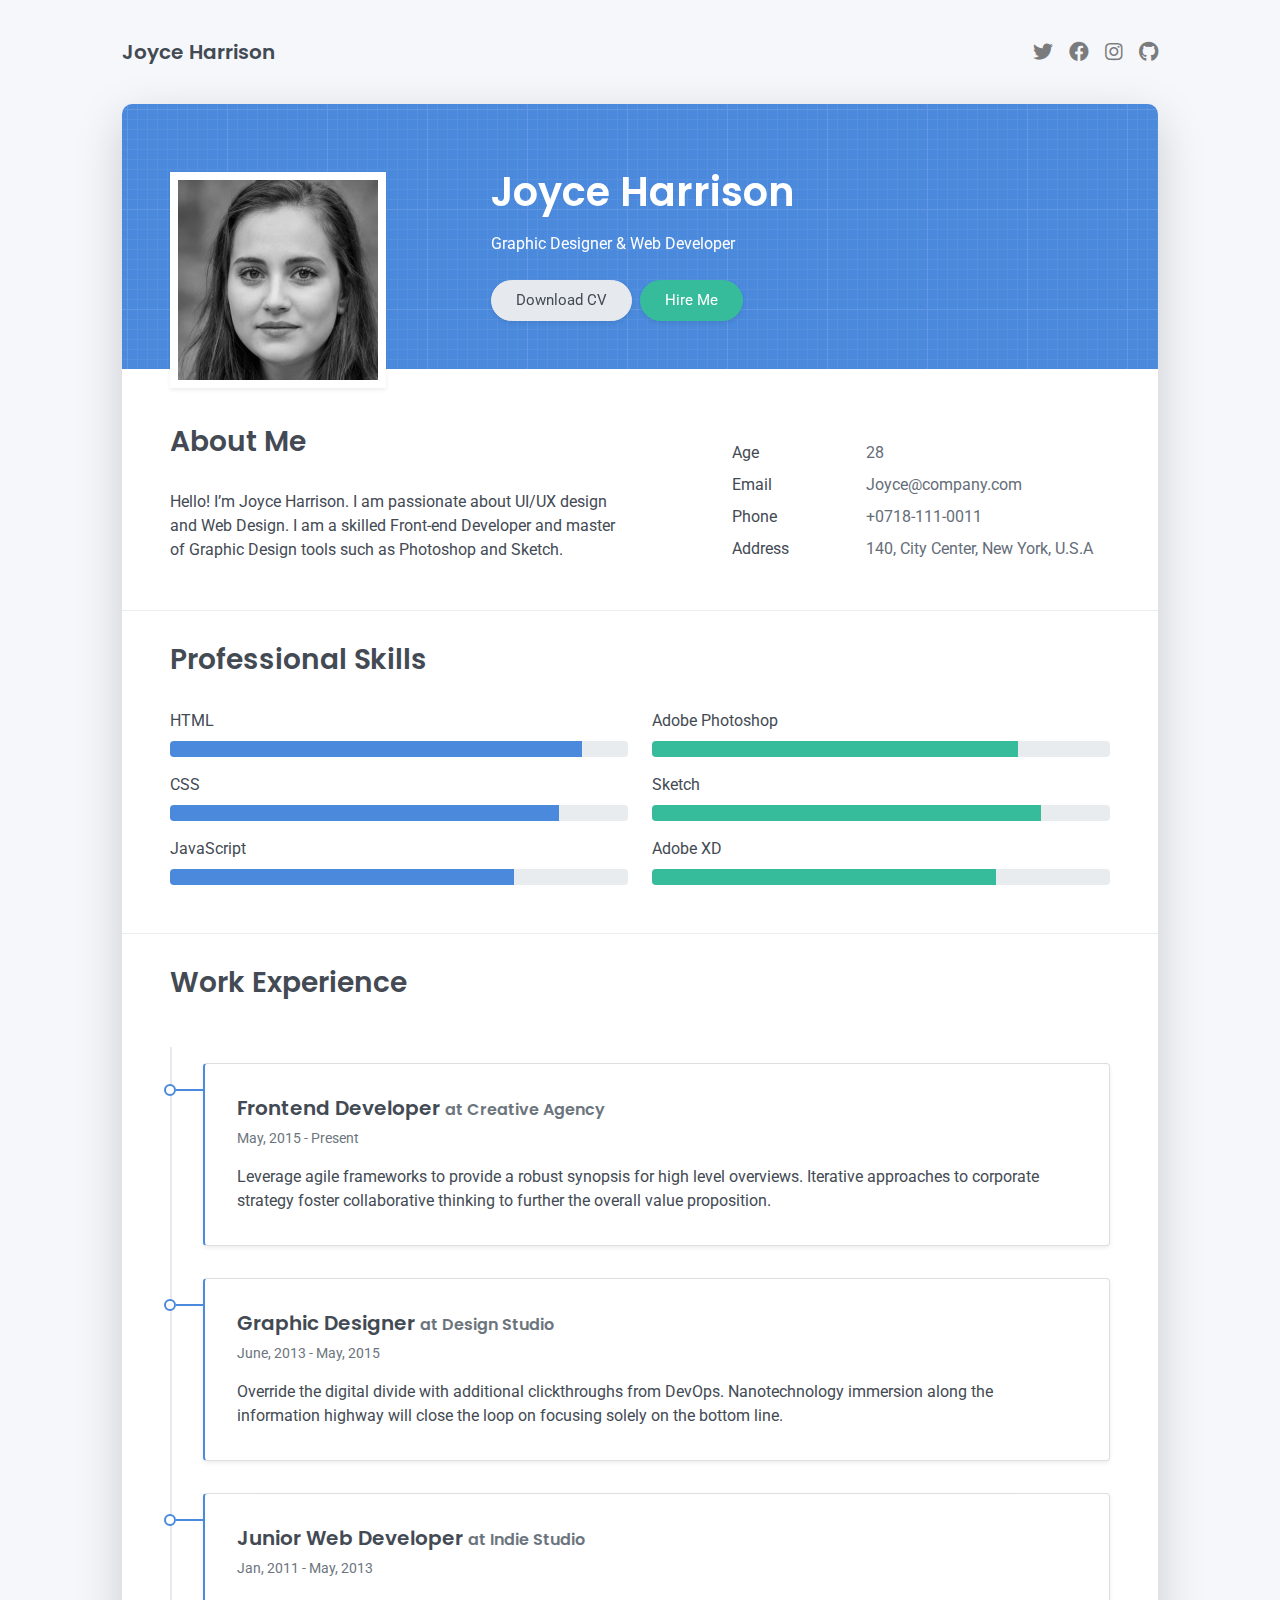
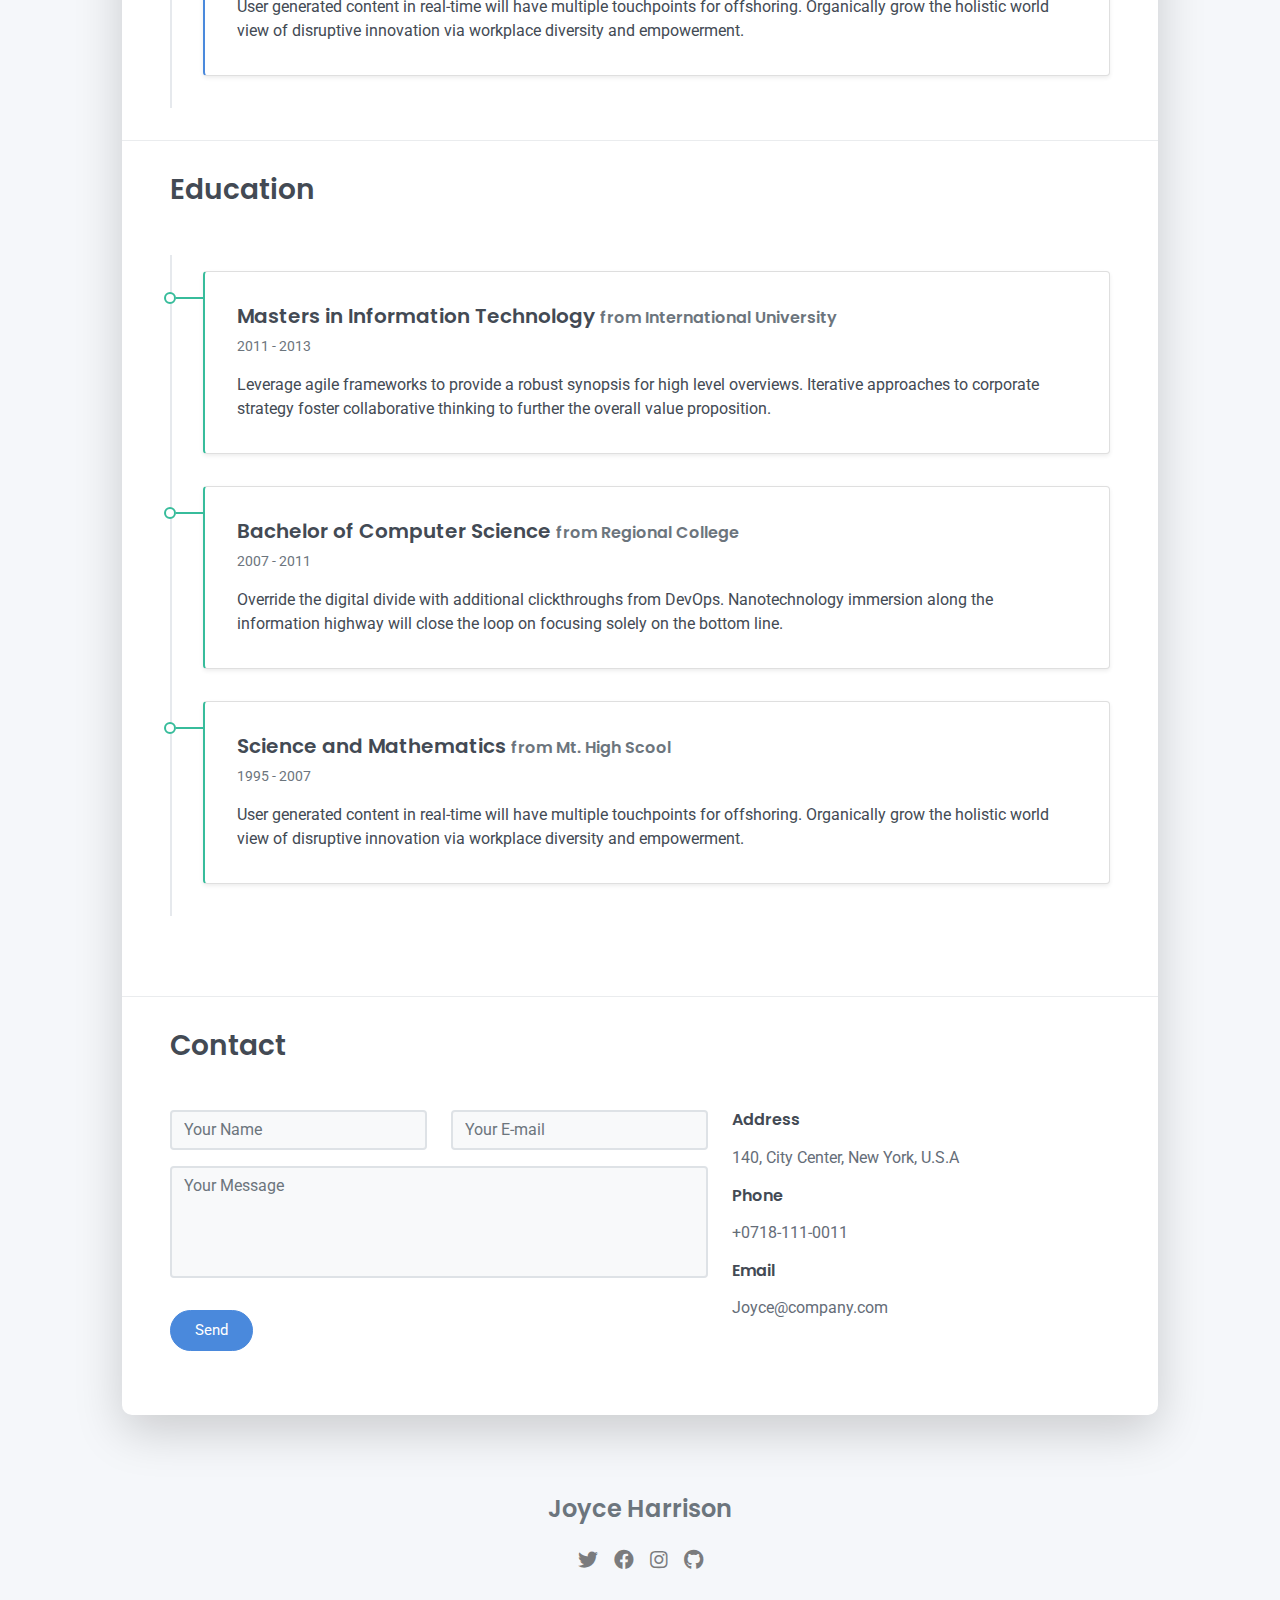
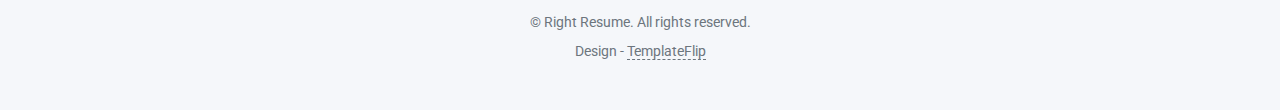
<file: templates/right-resume/index.html>
<!DOCTYPE html>
<html lang="en-US">
  <head>
    <meta charset="UTF-8">
    <meta http-equiv="X-UA-Compatible" content="IE=edge">
    <meta name="viewport" content="width=device-width, initial-scale=1">
    <title>Right Resume</title>
    <link rel="preconnect" href="https://fonts.gstatic.com" crossorigin="crossorigin"/>
    <link rel="preload" as="style" href="https://fonts.googleapis.com/css2?family=Poppins:wght@600&amp;family=Roboto:wght@300;400;500;700&amp;display=swap"/>
    <link rel="stylesheet" href="https://fonts.googleapis.com/css2?family=Poppins:wght@600&amp;family=Roboto:wght@300;400;500;700&amp;display=swap" media="print" onload="this.media='all'"/>
    <noscript>
      <link rel="stylesheet" href="https://fonts.googleapis.com/css2?family=Poppins:wght@600&amp;family=Roboto:wght@300;400;500;700&amp;display=swap"/>
    </noscript>
    <link media="all" href="css/font-awesome/css/all.min.css?ver=1.2.0" rel="stylesheet">
    <link media="all" href="css/bootstrap.min.css?ver=1.2.0" rel="stylesheet">
    <link href="css/aos.css?ver=1.2.0" rel="stylesheet">
    <link href="css/main.css?ver=1.2.0" rel="stylesheet">
    <noscript>
      <style type="text/css">
        [data-aos] {
            opacity: 1 !important;
            transform: translate(0) scale(1) !important;
        }
      </style>
    </noscript>
  </head>
  <body id="top">
    <header class="d-print-none">
      <div class="container text-center text-lg-left">
        <div class="py-3 clearfix">
          <h1 class="site-title mb-0">Joyce Harrison</h1>
          <div class="site-nav">
            <nav role="navigation">
              <ul class="nav justify-content-center">
                <li class="nav-item"><a class="nav-link" href="https://twitter.com/templateflip" title="Twitter"><i class="fab fa-twitter"></i><span class="menu-title sr-only">Twitter</span></a>
                </li>
                <li class="nav-item"><a class="nav-link" href="https://www.facebook.com/templateflip" title="Facebook"><i class="fab fa-facebook"></i><span class="menu-title sr-only">Facebook</span></a>
                </li>
                <li class="nav-item"><a class="nav-link" href="https://www.instagram.com/templateflip" title="Instagram"><i class="fab fa-instagram"></i><span class="menu-title sr-only">Instagram</span></a>
                </li>
                <li class="nav-item"><a class="nav-link" href="https://github.com/templateflip" title="Github"><i class="fab fa-github"></i><span class="menu-title sr-only">Github</span></a>
                </li>
              </ul>
            </nav>
          </div>
        </div>
      </div>
    </header>
    <div class="page-content">
      <div class="container">
<div class="cover shadow-lg bg-white">
  <div class="cover-bg p-3 p-lg-4 text-white">
    <div class="row">
      <div class="col-lg-4 col-md-5">
        <div class="avatar hover-effect bg-white shadow-sm p-1"><img src="images/avatar.jpg" width="200" height="200"/></div>
      </div>
      <div class="col-lg-8 col-md-7 text-center text-md-start">
        <h2 class="h1 mt-2" data-aos="fade-left" data-aos-delay="0">Joyce Harrison</h2>
        <p data-aos="fade-left" data-aos-delay="100">Graphic Designer & Web Developer</p>
        <div class="d-print-none" data-aos="fade-left" data-aos-delay="200"><a class="btn btn-light text-dark shadow-sm mt-1 me-1" href="right-resume.pdf" target="_blank">Download CV</a><a class="btn btn-success shadow-sm mt-1" href="" onclick="myprint()">Hire Me</a></div>
        <script type="text/javascript" charset="utf-8">
function myprint() {
    window.print();
  }
        </script>
      </div>
    </div>
  </div>
  <div class="about-section pt-4 px-3 px-lg-4 mt-1">
    <div class="row">
      <div class="col-md-6">
        <h2 class="h3 mb-3">About Me</h2>
        <p>Hello! I’m Joyce Harrison. I am passionate about UI/UX design and Web Design. I am a skilled Front-end Developer and master of Graphic Design tools such as Photoshop and Sketch.</p>
      </div>
      <div class="col-md-5 offset-md-1">
        <div class="row mt-2">
          <div class="col-sm-4">
            <div class="pb-1">Age</div>
          </div>
          <div class="col-sm-8">
            <div class="pb-1 text-secondary">28</div>
          </div>
          <div class="col-sm-4">
            <div class="pb-1">Email</div>
          </div>
          <div class="col-sm-8">
            <div class="pb-1 text-secondary">Joyce@company.com</div>
          </div>
          <div class="col-sm-4">
            <div class="pb-1">Phone</div>
          </div>
          <div class="col-sm-8">
            <div class="pb-1 text-secondary">+0718-111-0011</div>
          </div>
          <div class="col-sm-4">
            <div class="pb-1">Address</div>
          </div>
          <div class="col-sm-8">
            <div class="pb-1 text-secondary">140, City Center, New York, U.S.A</div>
          </div>
        </div>
      </div>
    </div>
  </div>
  <hr class="d-print-block"/>
  <div class="skills-section px-3 px-lg-4">
    <h2 class="h3 mb-3">Professional Skills</h2>
    <div class="row">
      <div class="col-md-6">
        <div class="mb-2"><span>HTML</span>
          <div class="progress my-1">
            <div class="progress-bar bg-primary" role="progressbar" style="width: 90%" aria-valuenow="90" aria-valuemin="0" aria-valuemax="100"></div>
          </div>
        </div>
        <div class="mb-2"><span>CSS</span>
          <div class="progress my-1">
            <div class="progress-bar bg-primary" role="progressbar" style="width: 85%" aria-valuenow="85" aria-valuemin="0" aria-valuemax="100"></div>
          </div>
        </div>
        <div class="mb-2"><span>JavaScript</span>
          <div class="progress my-1">
            <div class="progress-bar bg-primary" role="progressbar" style="width: 75%" aria-valuenow="75" aria-valuemin="0" aria-valuemax="100"></div>
          </div>
        </div>
      </div>
      <div class="col-md-6">
        <div class="mb-2"><span>Adobe Photoshop</span>
          <div class="progress my-1">
            <div class="progress-bar bg-success" role="progressbar" style="width: 80%" aria-valuenow="90" aria-valuemin="0" aria-valuemax="100"></div>
          </div>
        </div>
        <div class="mb-2"><span>Sketch</span>
          <div class="progress my-1">
            <div class="progress-bar bg-success" role="progressbar" style="width: 85%" aria-valuenow="85" aria-valuemin="0" aria-valuemax="100"></div>
          </div>
        </div>
        <div class="mb-2"><span>Adobe XD</span>
          <div class="progress my-1">
            <div class="progress-bar bg-success" role="progressbar" style="width: 75%" ></div>
          </div>
        </div>
      </div>
    </div>
  </div>
  <hr class=""/>
  <div class="work-experience-section px-3 px-lg-4">
    <h2 class="h3 mb-4">Work Experience</h2>
    <div class="timeline">
      <div class="timeline-card timeline-card-primary card shadow-sm">
        <div class="card-body">
          <div class="h5 mb-1">Frontend Developer <span class="text-muted h6">at Creative Agency</span></div>
          <div class="text-muted text-small mb-2">May, 2015 - Present</div>
          <div>Leverage agile frameworks to provide a robust synopsis for high level overviews. Iterative approaches to corporate strategy foster collaborative thinking to further the overall value proposition.</div>
        </div>
      </div>
      <div class="timeline-card timeline-card-primary card shadow-sm">
        <div class="card-body">
          <div class="h5 mb-1">Graphic Designer <span class="text-muted h6">at Design Studio</span></div>
          <div class="text-muted text-small mb-2">June, 2013 - May, 2015</div>
          <div>Override the digital divide with additional clickthroughs from DevOps. Nanotechnology immersion along the information highway will close the loop on focusing solely on the bottom line.</div>
        </div>
      </div>
      <div class="timeline-card timeline-card-primary card shadow-sm">
        <div class="card-body">
          <div class="h5 mb-1">Junior Web Developer <span class="text-muted h6">at Indie Studio</span></div>
          <div class="text-muted text-small mb-2">Jan, 2011 - May, 2013</div>
          <div>User generated content in real-time will have multiple touchpoints for offshoring. Organically grow the holistic world view of disruptive innovation via workplace diversity and empowerment.</div>
        </div>
      </div>
    </div>
  </div>
  <hr class="d-print-none"/>
  <div class="page-break"></div>
  <div class="education-section px-3 px-lg-4 pb-4">
    <h2 class="h3 mb-4">Education</h2>
    <div class="timeline">
      <div class="timeline-card timeline-card-success card shadow-sm">
        <div class="card-body">
          <div class="h5 mb-1">Masters in Information Technology <span class="text-muted h6">from International University</span></div>
          <div class="text-muted text-small mb-2">2011 - 2013</div>
          <div>Leverage agile frameworks to provide a robust synopsis for high level overviews. Iterative approaches to corporate strategy foster collaborative thinking to further the overall value proposition.</div>
        </div>
      </div>
      <div class="timeline-card timeline-card-success card shadow-sm">
        <div class="card-body">
          <div class="h5 mb-1">Bachelor of Computer Science <span class="text-muted h6">from Regional College</span></div>
          <div class="text-muted text-small mb-2">2007 - 2011</div>
          <div>Override the digital divide with additional clickthroughs from DevOps. Nanotechnology immersion along the information highway will close the loop on focusing solely on the bottom line.</div>
        </div>
      </div>
      <div class="timeline-card timeline-card-success card shadow-sm">
        <div class="card-body">
          <div class="h5 mb-1">Science and Mathematics <span class="text-muted h6">from Mt. High Scool</span></div>
          <div class="text-muted text-small mb-2">1995 - 2007</div>
          <div>User generated content in real-time will have multiple touchpoints for offshoring. Organically grow the holistic world view of disruptive innovation via workplace diversity and empowerment.</div>
        </div>
      </div>
    </div>
  </div>
  <hr class="d-print-none"/>
  <div class="contant-section px-3 px-lg-4 pb-4" id="contact">
    <h2 class="h3 text mb-3">Contact</h2>
    <div class="row">
      <div class="col-md-7 d-print-none">
        <div class="my-2"><form action="https://formspree.io/your@email.com"
    method="POST">
  <div class="row">
    <div class="col-6">
      <input class="form-control" type="text" id="name" name="name" placeholder="Your Name" required>
    </div>
    <div class="col-6">
      <input class="form-control" type="email" id="email" name="_replyto" placeholder="Your E-mail" required>
    </div>
  </div>
  <div class="form-group my-2">
    <textarea class="form-control" style="resize: none;" id="message" name="message" rows="4"  placeholder="Your Message" required></textarea>
  </div>
  <button class="btn btn-primary mt-2" type="submit">Send</button>
</form>
        </div>
      </div>
      <div class="col">
        <div class="mt-2">
          <h3 class="h6">Address</h3>
          <div class="pb-2 text-secondary">140, City Center, New York, U.S.A</div>
          <h3 class="h6">Phone</h3>
          <div class="pb-2 text-secondary">+0718-111-0011</div>
          <h3 class="h6">Email</h3>
          <div class="pb-2 text-secondary">Joyce@company.com</div>
        </div>
      </div>
      <div class="col d-none d-print-block">
        <div class="mt-2">
          <div>
            <div class="mb-2">
              <div class="text-dark"><i class="fab fa-twitter mr-1"></i><span>https://twitter.com/templateflip</span>
              </div>
            </div>
            <div class="mb-2">
              <div class="text-dark"><i class="fab fa-facebook mr-1"></i><span>https://www.facebook.com/templateflip</span>
              </div>
            </div>
            <div class="mb-2">
              <div class="text-dark"><i class="fab fa-instagram mr-1"></i><span>https://www.instagram.com/templateflip</span>
              </div>
            </div>
            <div class="mb-2">
              <div class="text-dark"><i class="fab fa-github mr-1"></i><span>https://github.com/templateflip</span>
              </div>
            </div>
          </div>
        </div>
      </div>
    </div>
  </div>
</div></div>
    </div>
    <footer class="pt-4 pb-4 text-muted text-center d-print-none">
      <div class="container">
        <div class="my-3">
          <div class="h4">Joyce Harrison</div>
          <div class="footer-nav">
            <nav role="navigation">
              <ul class="nav justify-content-center">
                <li class="nav-item"><a class="nav-link" href="https://twitter.com/templateflip" title="Twitter"><i class="fab fa-twitter"></i><span class="menu-title sr-only">Twitter</span></a>
                </li>
                <li class="nav-item"><a class="nav-link" href="https://www.facebook.com/templateflip" title="Facebook"><i class="fab fa-facebook"></i><span class="menu-title sr-only">Facebook</span></a>
                </li>
                <li class="nav-item"><a class="nav-link" href="https://www.instagram.com/templateflip" title="Instagram"><i class="fab fa-instagram"></i><span class="menu-title sr-only">Instagram</span></a>
                </li>
                <li class="nav-item"><a class="nav-link" href="https://github.com/templateflip" title="Github"><i class="fab fa-github"></i><span class="menu-title sr-only">Github</span></a>
                </li>
              </ul>
            </nav>
          </div>
        </div>
        <div class="text-small">
          <div class="mb-1">&copy; Right Resume. All rights reserved.</div>
          <div>Design - <a href="https://templateflip.com/" target="_blank">TemplateFlip</a></div>
        </div>
      </div>
    </footer>
    <script src="scripts/bootstrap.bundle.min.js?ver=1.2.0"></script>
    <script src="scripts/aos.js?ver=1.2.0"></script>
    <script src="scripts/main.js?ver=1.2.0"></script>
  </body>
</html>
</file>
<file: templates/right-resume/css/main.css>
.text-text ul{
  list-style-type: none;
}
/* Buttons */
/* Inputs */
/* Timeline custom component */
.timeline {
  border-left: 2px solid #E6E9ED;
  padding: 1rem 0; }

.timeline-card {
  position: relative;
  margin-left: 31px;
  border-left: 2px solid;
  margin-bottom: 2rem; }

.timeline-card:last-child {
  margin-bottom: 1rem; }

.timeline-card:before {
  content: '';
  display: inline-block;
  position: absolute;
  background-color: #fff;
  border-radius: 10px;
  width: 12px;
  height: 12px;
  top: 20px;
  left: -41px;
  border: 2px solid;
  z-index: 2; }

.timeline-card:after {
  content: '';
  display: inline-block;
  position: absolute;
  background-color: currentColor;
  width: 29px;
  height: 2px;
  top: 25px;
  left: -29px;
  z-index: 1; }

.timeline-card-primary {
  border-left-color: #4A89DC; }

.timeline-card-primary:before {
  border-color: #4A89DC; }

.timeline-card-primary:after {
  background-color: #4A89DC; }

.timeline-card-success {
  border-left-color: #37BC9B; }

.timeline-card-success:before {
  border-color: #37BC9B; }

.timeline-card-success:after {
  background-color: #37BC9B; }

html {
  scroll-behavior: smooth; }

.site-title {
  font-size: 1.25rem;
  line-height: 2.5rem; }

.nav-link {
  padding: 0;
  font-size: 1.25rem;
  line-height: 2.5rem;
  color: rgba(0, 0, 0, 0.5); }

.nav-link:hover,
.nav-link:focus,
.active .nav-link {
  color: rgba(0, 0, 0, 0.8); }

.nav-item + .nav-item {
  margin-left: 1rem; }

.cover {
  border-radius: 10px; }

.cover-bg {
  background-color: #4A89DC;
  background-image: url("data:image/svg+xml,%3Csvg xmlns='http://www.w3.org/2000/svg' width='100' height='100' viewBox='0 0 100 100'%3E%3Cg fill-rule='evenodd'%3E%3Cg fill='%23ffffff' fill-opacity='0.12'%3E%3Cpath opacity='.5' d='M96 [base64] 0v-9h-9v9h9zm-10 0v-9h-9v9h9zm-10 0v-9h-9v9h9zm-10 0v-9h-9v9h9zm-10 0v-9h-9v9h9zm-10 0v-9h-9v9h9zm-10 0v-9h-9v9h9zm-10 0v-9h-9v9h9zm-9-10h9v-9h-9v9zm10 0h9v-9h-9v9zm10 0h9v-9h-9v9zm10 0h9v-9h-9v9zm10 0h9v-9h-9v9zm10 0h9v-9h-9v9zm10 0h9v-9h-9v9zm10 0h9v-9h-9v9zm9-10v-9h-9v9h9zm-10 0v-9h-9v9h9zm-10 0v-9h-9v9h9zm-10 0v-9h-9v9h9zm-10 0v-9h-9v9h9zm-10 0v-9h-9v9h9zm-10 0v-9h-9v9h9zm-10 0v-9h-9v9h9zm-9-10h9v-9h-9v9zm10 0h9v-9h-9v9zm10 0h9v-9h-9v9zm10 0h9v-9h-9v9zm10 0h9v-9h-9v9zm10 0h9v-9h-9v9zm10 0h9v-9h-9v9zm10 0h9v-9h-9v9zm9-10v-9h-9v9h9zm-10 0v-9h-9v9h9zm-10 0v-9h-9v9h9zm-10 0v-9h-9v9h9zm-10 0v-9h-9v9h9zm-10 0v-9h-9v9h9zm-10 0v-9h-9v9h9zm-10 0v-9h-9v9h9zm-9-10h9v-9h-9v9zm10 0h9v-9h-9v9zm10 0h9v-9h-9v9zm10 0h9v-9h-9v9zm10 0h9v-9h-9v9zm10 0h9v-9h-9v9zm10 0h9v-9h-9v9zm10 0h9v-9h-9v9zm9-10v-9h-9v9h9zm-10 0v-9h-9v9h9zm-10 0v-9h-9v9h9zm-10 0v-9h-9v9h9zm-10 0v-9h-9v9h9zm-10 0v-9h-9v9h9zm-10 0v-9h-9v9h9zm-10 0v-9h-9v9h9zm-9-10h9v-9h-9v9zm10 0h9v-9h-9v9zm10 0h9v-9h-9v9zm10 0h9v-9h-9v9zm10 0h9v-9h-9v9zm10 0h9v-9h-9v9zm10 0h9v-9h-9v9zm10 0h9v-9h-9v9z'/%3E%3Cpath d='M6 5V0H5v5H0v1h5v94h1V6h94V5H6z'/%3E%3C/g%3E%3C/g%3E%3C/svg%3E");
  border-radius: 10px 10px 0 0; }

.avatar {
  max-width: 216px;
  max-height: 216px;
  margin-top: 20px;
  text-align: center;
  margin-left: auto;
  margin-right: auto; }

.avatar img {
  /* Safari 6.0 - 9.0 */
  filter: grayscale(100%); }

footer a:not(.nav-link) {
  color: inherit;
  border-bottom: 1px dashed;
  text-decoration: none;
  cursor: pointer; }

@media (min-width: 48em) {
  .site-title {
    float: left; }
  .site-nav {
    float: right; }
  .avatar {
    margin-bottom: -80px;
    margin-left: 0; } }

@media print {
* {-webkit-print-color-adjust:exact;}
  body {
    background-color: #fff; }

  .container {
    width: auto;
    max-width: 100%;
    padding: 0; }

  .cover, .cover-bg {
    border-radius: 0; }
  .cover.shadow-lg {
    box-shadow: none !important; }
  .cover-bg {
    padding: 5rem !important;
    padding-bottom: 10px !important; }
  .avatar {
    margin-top: -10px; }
  .about-section {
    padding: 6.5rem 5rem 2rem !important; }
  .skills-section,
  .work-experience-section,
  .education-section,
  .contant-section {
    padding: 1.5rem 5rem 2rem !important; }
   .progress{
     background-color: #f5f5f5 !important;
     border-radius: 4px !important;
     -webkit-box-shadow: inset 0 1px 2px rgba(0,0,0,0.1) !important;
   }
.progress {
    position: relative;
}
.progress:before {
    display: block;
    content: '';
    position: absolute;
    top: 0;
    right: 0;
    bottom: 0;
    left: 0;
    z-index: 0;
    border-bottom: 2rem solid #eeeeee;
}
.progress-bar {
    position: absolute;
    top: 0;
    bottom: 0;
    left: 0;
    z-index: 1;
    border-bottom: 2rem solid #337ab7;
}
.progress-bar-success {
    border-bottom-color: #37BC9B;
    background-color: #37BC9B !important;
}
.progress-bar-info {
    border-bottom-color: #5bc0de;
}
.progress-bar-warning {
    border-bottom-color: #f0a839;
}
.progress-bar-danger {
    border-bottom-color: #ee2f31;
}
.progress {
    position: relative;
    &:before {
        display: block;
        content: '';
        position: absolute;
        top: 0;
        right: 0;
        bottom: 0;
        left: 0;
        z-index: 0;
        border-bottom: @line-height-computed solid @gray-lighter;
    }
    &-bar {
        position: absolute;
        top: 0;
        bottom: 0;
        left: 0;
        z-index: 1;
        border-bottom: @line-height-computed solid @brand-primary;
        &-success {
            border-bottom-color: @brand-success;
        }
        &-info {
            border-bottom-color: @brand-info;
        }
        &-warning {
            border-bottom-color: @brand-warning;
        }
        &-danger {
            border-bottom-color: @brand-danger;
        }
    }
}
   .progress-bar{
     background-color: #428bca !important;
     box-shadow: inset 0 -1px 0 rgba(0,0,0,0.15) !important;
   }
  .page-break {
    padding-top: 5rem;
    page-break-before: always; } }
</file>
